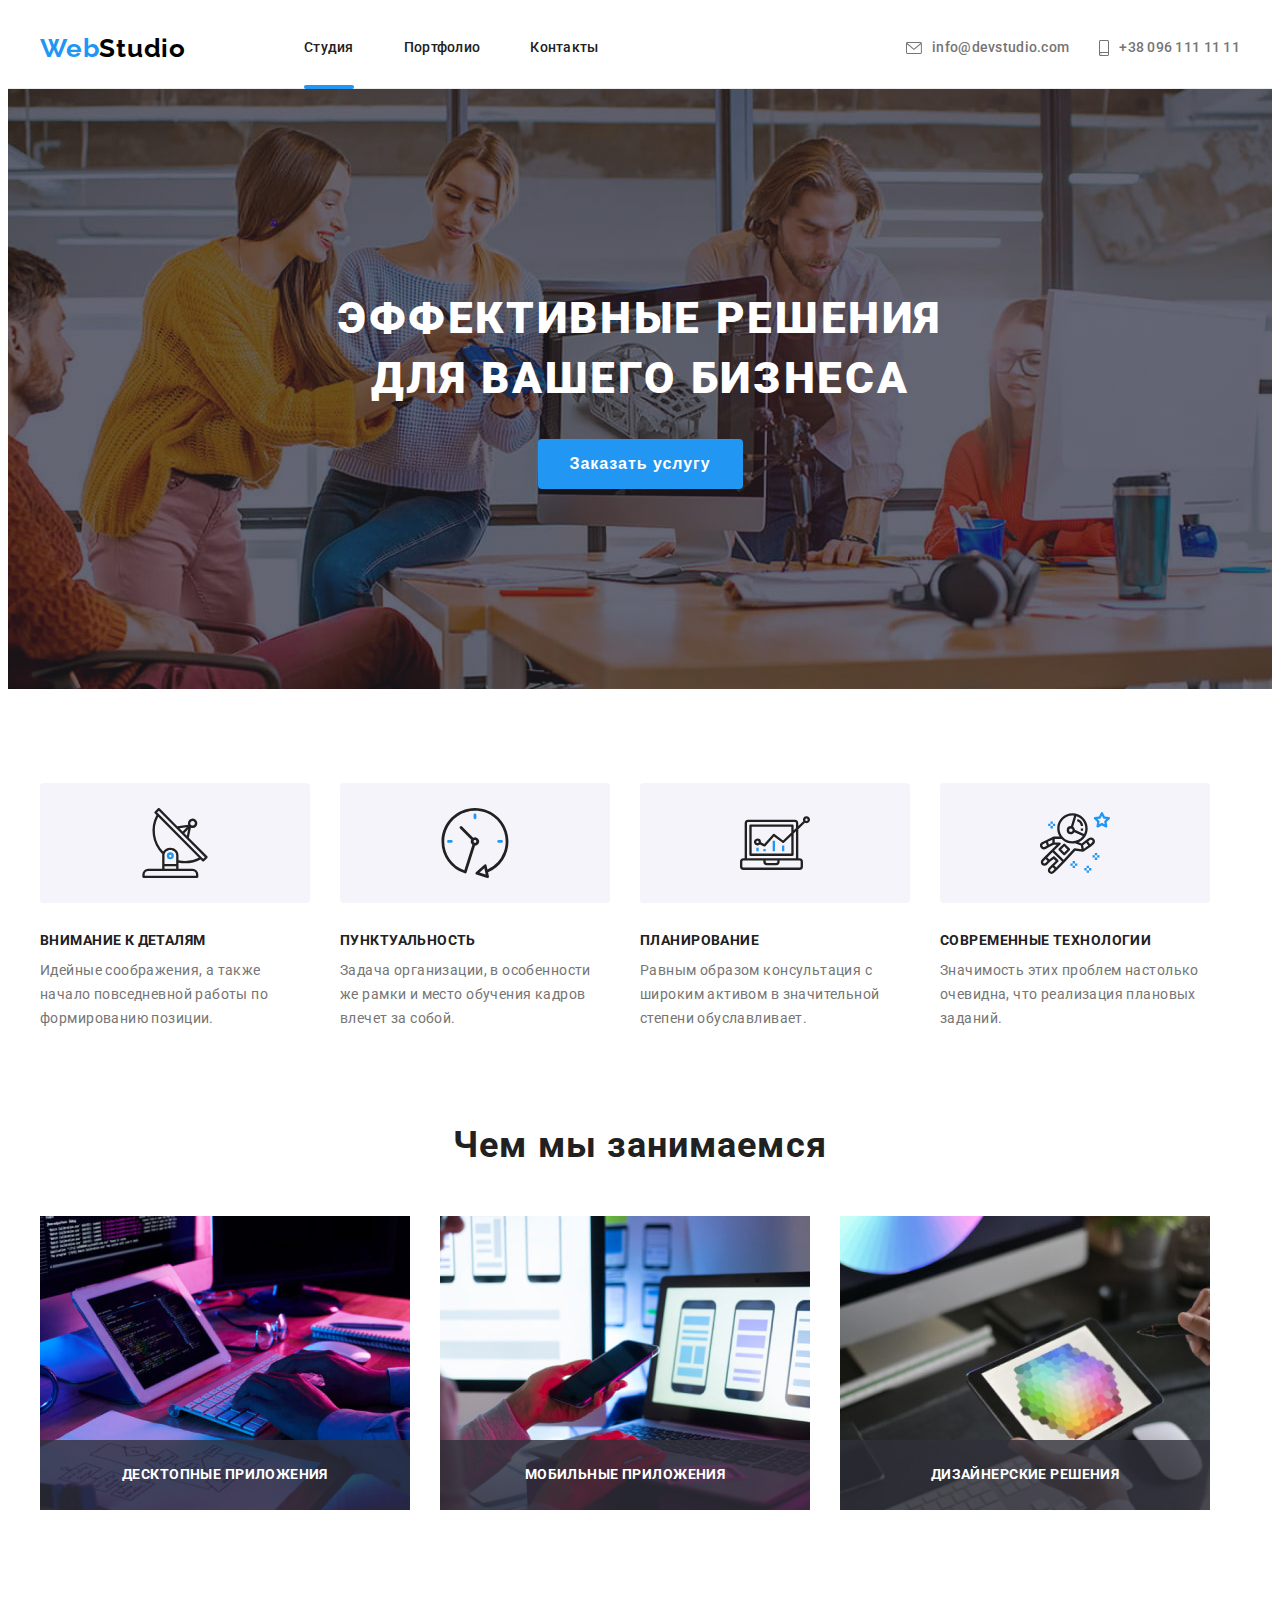
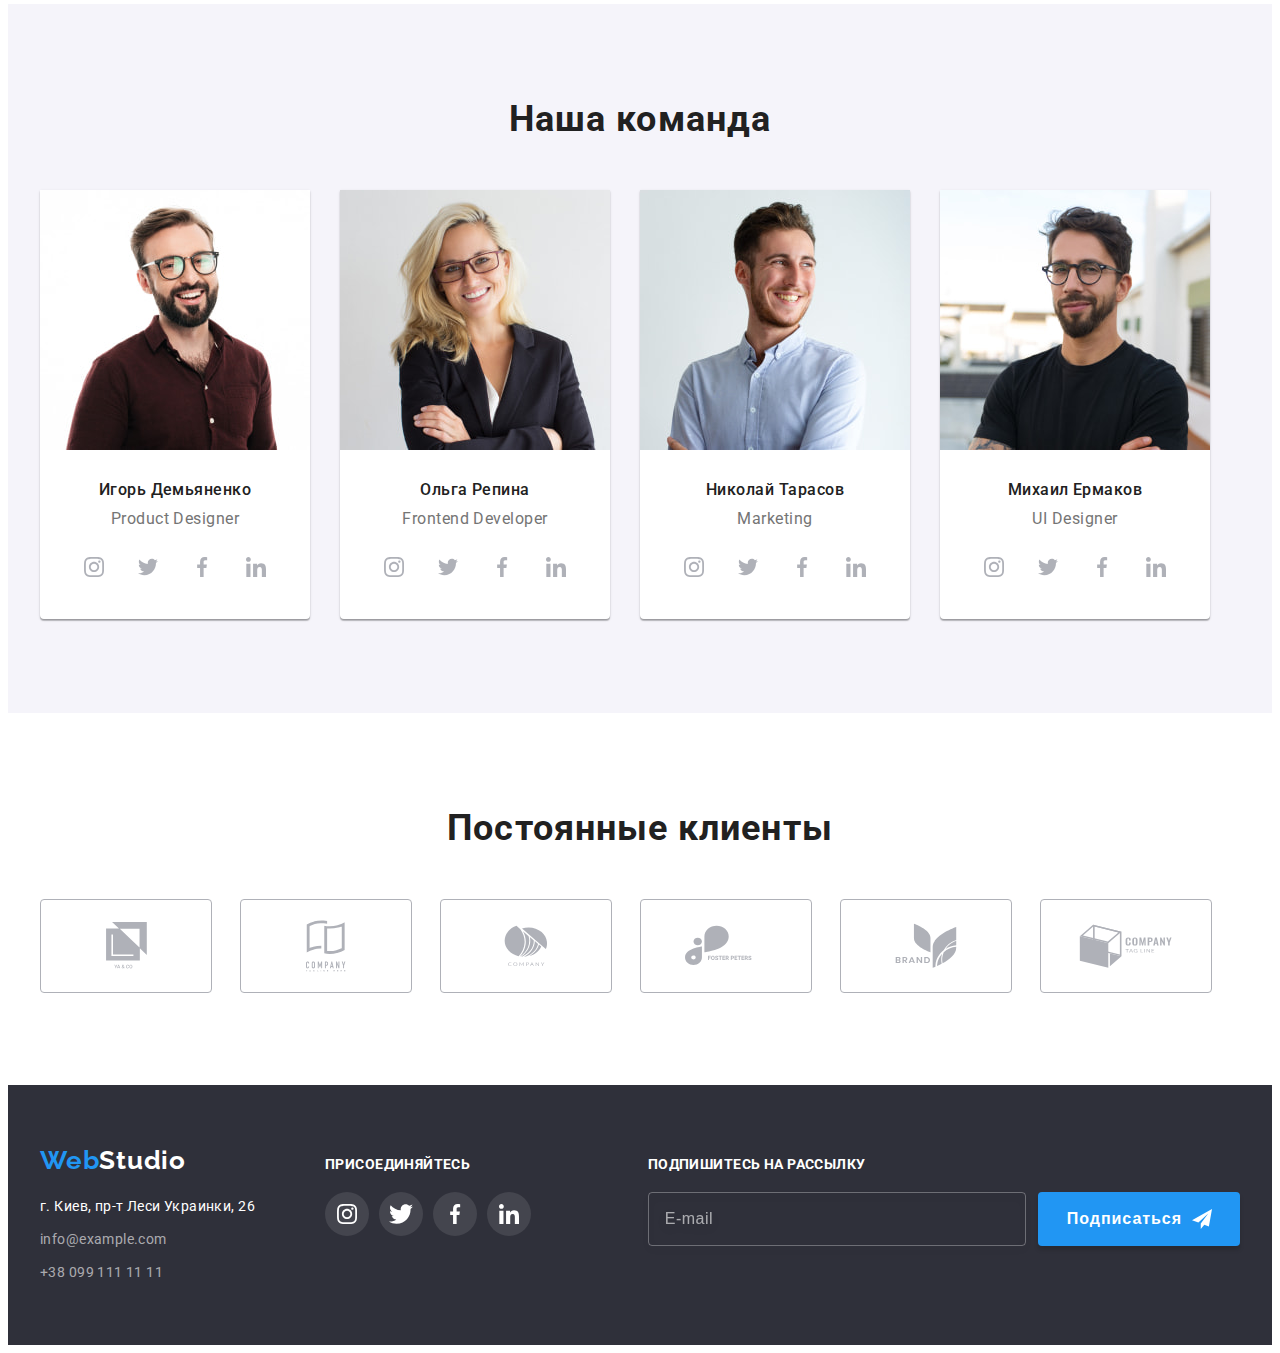
<file: index.html>
<!DOCTYPE html>
<html lang="ru">
  <head>
    <meta charset="UTF-8" />
    <meta http-equiv="X-UA-Compatible" content="IE=edge" />
    <meta name="viewport" content="width=device-width, initial-scale=1.0" />

    <link rel="preconnect" href="https://fonts.googleapis.com" />
    <link rel="preconnect" href="https://fonts.gstatic.com" crossorigin />
    <link
      href="https://fonts.googleapis.com/css2?family=Raleway:wght@700&family=Roboto:wght@400;500;700;900&display=swap"
      rel="stylesheet"
    />

    <link
      rel="stylesheet"
      href="https://cdnjs.cloudflare.com/ajax/libs/modern-normalize/1.1.0/modern-normalize.min.css"
      integrity="sha512-wpPYUAdjBVSE4KJnH1VR1HeZfpl1ub8YT/NKx4PuQ5NmX2tKuGu6U/JRp5y+Y8XG2tV+wKQpNHVUX03MfMFn9Q=="
      crossorigin="anonymous"
      referrerpolicy="no-referrer"
    />

    <link rel="stylesheet" href="./css/reset.css" />

    <link rel="stylesheet" href="./css/styles.css" />

    <title>WebStudio</title>
  </head>
  <body>
    <!-- HEADER -->

    <header class="header is-fixed">
      <div class="container">
        <a href="./index.html" class="logo"> <span class="logo-web">Web</span>Studio</a>

        <nav class="nav-menu">
          <ul class="nav-menu-list list">
            <li class="nav-menu-item">
              <a href="./index.html" class="nav-menu-link link current">Студия</a>
            </li>
            <li class="nav-menu-item">
              <a href="./portfolio.html" class="nav-menu-link link">Портфолио</a>
            </li>
            <li class="nav-menu-item">
              <a href="" class="nav-menu-link link">Контакты</a>
            </li>
          </ul>
        </nav>

        <ul class="header-contacts list">
          <li class="header-contacts-item">
            <a href="mailto:info@devstudio.com" class="header-contacts-link link"
              ><svg class="header-contacts-icon" width="16" height="12">
                <use href="./images/icons.svg#icon-envelope"></use></svg
              >info@devstudio.com</a
            >
          </li>
          <li class="header-contacts-item">
            <a href="tel:+380961111111" class="header-contacts-link link">
              <svg class="header-contacts-icon" width="10" height="16">
                <use href="./images/icons.svg#icon-smartphone"></use></svg
              >+38 096 111 11 11</a
            >
          </li>
        </ul>
      </div>
    </header>

    <!-- MAIN -->

    <main class="main">
      <!-- Hero Section -->

      <section class="hero-section section">
        <div class="container">
          <h1 class="hero-title">Эффективные решения для вашего бизнеса</h1>
          <button type="button" class="hero-btn" data-modal-open>Заказать услугу</button>
        </div>
      </section>

      <!-- Our Features Section -->

      <section class="features-section section">
        <div class="container">
          <h2 class="section-title visually-hidden">Наши преимущества</h2>

          <ul class="features-list list">
            <li class="features-item">
              <h3 class="features-subtitle">Внимание к деталям</h3>
              <p class="features-descr">
                Идейные соображения, а также начало повседневной работы по формированию позиции.
              </p>
            </li>
            <li class="features-item">
              <h3 class="features-subtitle">Пунктуальность</h3>
              <p class="features-descr">
                Задача организации, в особенности же рамки и место обучения кадров влечет за собой.
              </p>
            </li>
            <li class="features-item">
              <h3 class="features-subtitle">Планирование</h3>
              <p class="features-descr">
                Равным образом консультация с широким активом в значительной степени обуславливает.
              </p>
            </li>
            <li class="features-item">
              <h3 class="features-subtitle">Современные технологии</h3>
              <p class="features-descr">
                Значимость этих проблем настолько очевидна, что реализация плановых заданий.
              </p>
            </li>
          </ul>
        </div>
      </section>

      <!-- Our Solutions Section -->

      <section class="solutions-section section">
        <div class="container">
          <h2 class="section-title">Чем мы занимаемся</h2>

          <ul class="solutions-list list">
            <li class="solutions-item">
              <img
                src="./images/keyboard_typing.jpg"
                alt="Набирает текст на клавиатуре"
                width="370"
                height="294"
              />
              <p class="solutions-over-text">Десктопные приложения</p>
            </li>
            <li class="solutions-item">
              <img
                src="./images/phone_searching.jpg"
                alt="Девушка на ноутбуке смотрит телефоны"
                width="370"
                height="294"
              />
              <p class="solutions-over-text">Мобильные приложения</p>
            </li>
            <li class="solutions-item">
              <img
                src="./images/color_choosing.jpg"
                alt="Девушка на планшете выбирает цвет из палитры"
                width="370"
                height="294"
              />
              <p class="solutions-over-text">Дизайнерские решения</p>
            </li>
          </ul>
        </div>
      </section>

      <!-- Our Team Section -->

      <section class="team-section section">
        <div class="container">
          <h2 class="section-title">Наша команда</h2>

          <ul class="team-list list">
            <li class="team-item">
              <img src="./images/p_designer.jpg" alt="Дизайнер продукта" width="270" height="260" />
              <div class="team-descr">
                <h3 class="team-mmbr">Игорь Демьяненко</h3>
                <p class="team-mmbr-position" lang="en">Product Designer</p>
                <ul class="team-soc-list list">
                  <li class="team-soc-item">
                    <a
                      href="https://www.instagram.com/"
                      target="_blank"
                      rel="noopener noreferrer nofollow"
                      class="team-soc-link link"
                      aria-label="Instagram"
                    >
                      <svg class="team-soc-icon" width="20" height="20">
                        <use href="./images/icons.svg#icon-instagram"></use>
                      </svg>
                    </a>
                  </li>
                  <li class="team-soc-item">
                    <a
                      href="https://twitter.com/"
                      target="_blank"
                      rel="noopener noreferrer nofollow"
                      class="team-soc-link link"
                      aria-label="Twitter"
                    >
                      <svg class="team-soc-icon" width="20" height="20">
                        <use href="./images/icons.svg#icon-twitter"></use>
                      </svg>
                    </a>
                  </li>
                  <li class="team-soc-item">
                    <a
                      href="https://www.facebook.com/"
                      target="_blank"
                      rel="noopener noreferrer nofollow"
                      class="team-soc-link link"
                      aria-label="Facebook"
                    >
                      <svg class="team-soc-icon" width="20" height="20">
                        <use href="./images/icons.svg#icon-facebook"></use>
                      </svg>
                    </a>
                  </li>
                  <li class="team-soc-item">
                    <a
                      href="https://www.linkedin.com/"
                      target="_blank"
                      rel="noopener noreferrer nofollow"
                      class="team-soc-link link"
                      aria-label="LinkedIn"
                    >
                      <svg class="team-soc-icon" width="20" height="20">
                        <use href="./images/icons.svg#icon-linkedin"></use>
                      </svg>
                    </a>
                  </li>
                </ul>
              </div>
            </li>
            <li class="team-item">
              <img
                src="./images/developer.jpg"
                alt="Фронтенд-разработчик"
                width="270"
                height="260"
              />
              <div class="team-descr">
                <h3 class="team-mmbr">Ольга Репина</h3>
                <p class="team-mmbr-position" lang="en">Frontend Developer</p>
                <ul class="team-soc-list list">
                  <li class="team-soc-item">
                    <a
                      href="https://www.instagram.com/"
                      target="_blank"
                      rel="noopener noreferrer nofollow"
                      class="team-soc-link link"
                      aria-label="Instagram"
                    >
                      <svg class="team-soc-icon" width="20" height="20">
                        <use href="./images/icons.svg#icon-instagram"></use>
                      </svg>
                    </a>
                  </li>
                  <li class="team-soc-item">
                    <a
                      href="https://twitter.com/"
                      target="_blank"
                      rel="noopener noreferrer nofollow"
                      class="team-soc-link link"
                      aria-label="Twitter"
                    >
                      <svg class="team-soc-icon" width="20" height="20">
                        <use href="./images/icons.svg#icon-twitter"></use>
                      </svg>
                    </a>
                  </li>
                  <li class="team-soc-item">
                    <a
                      href="https://www.facebook.com/"
                      target="_blank"
                      rel="noopener noreferrer nofollow"
                      class="team-soc-link link"
                      aria-label="Facebook"
                    >
                      <svg class="team-soc-icon" width="20" height="20">
                        <use href="./images/icons.svg#icon-facebook"></use>
                      </svg>
                    </a>
                  </li>
                  <li class="team-soc-item">
                    <a
                      href="https://www.linkedin.com/"
                      target="_blank"
                      rel="noopener noreferrer nofollow"
                      class="team-soc-link link"
                      aria-label="LinkedIn"
                    >
                      <svg class="team-soc-icon" width="20" height="20">
                        <use href="./images/icons.svg#icon-linkedin"></use>
                      </svg>
                    </a>
                  </li>
                </ul>
              </div>
            </li>
            <li class="team-item">
              <img src="./images/marketer.jpg" alt="Маркетолог" width="270" height="260" />
              <div class="team-descr">
                <h3 class="team-mmbr">Николай Тарасов</h3>
                <p class="team-mmbr-position" lang="en">Marketing</p>
                <ul class="team-soc-list list">
                  <li class="team-soc-item">
                    <a
                      href="https://www.instagram.com/"
                      target="_blank"
                      rel="noopener noreferrer nofollow"
                      class="team-soc-link link"
                      aria-label="Instagram"
                    >
                      <svg class="team-soc-icon" width="20" height="20">
                        <use href="./images/icons.svg#icon-instagram"></use>
                      </svg>
                    </a>
                  </li>
                  <li class="team-soc-item">
                    <a
                      href="https://twitter.com/"
                      target="_blank"
                      rel="noopener noreferrer nofollow"
                      class="team-soc-link link"
                      aria-label="Twitter"
                    >
                      <svg class="team-soc-icon" width="20" height="20">
                        <use href="./images/icons.svg#icon-twitter"></use>
                      </svg>
                    </a>
                  </li>
                  <li class="team-soc-item">
                    <a
                      href="https://www.facebook.com/"
                      target="_blank"
                      rel="noopener noreferrer nofollow"
                      class="team-soc-link link"
                      aria-label="Facebook"
                    >
                      <svg class="team-soc-icon" width="20" height="20">
                        <use href="./images/icons.svg#icon-facebook"></use>
                      </svg>
                    </a>
                  </li>
                  <li class="team-soc-item">
                    <a
                      href="https://www.linkedin.com/"
                      target="_blank"
                      rel="noopener noreferrer nofollow"
                      class="team-soc-link link"
                      aria-label="LinkedIn"
                    >
                      <svg class="team-soc-icon" width="20" height="20">
                        <use href="./images/icons.svg#icon-linkedin"></use>
                      </svg>
                    </a>
                  </li>
                </ul>
              </div>
            </li>
            <li class="team-item">
              <img
                src="./images/ui_designer.jpg"
                alt="Дизайнер пользовательского интерфейса"
                width="270"
                height="260"
              />
              <div class="team-descr">
                <h3 class="team-mmbr">Михаил Ермаков</h3>
                <p class="team-mmbr-position" lang="en">UI Designer</p>
                <ul class="team-soc-list list">
                  <li class="team-soc-item">
                    <a
                      href="https://www.instagram.com/"
                      target="_blank"
                      rel="noopener noreferrer nofollow"
                      class="team-soc-link link"
                      aria-label="Instagram"
                    >
                      <svg class="team-soc-icon" width="20" height="20">
                        <use href="./images/icons.svg#icon-instagram"></use>
                      </svg>
                    </a>
                  </li>
                  <li class="team-soc-item">
                    <a
                      href="https://twitter.com/"
                      target="_blank"
                      rel="noopener noreferrer nofollow"
                      class="team-soc-link link"
                      aria-label="Twitter"
                    >
                      <svg class="team-soc-icon" width="20" height="20">
                        <use href="./images/icons.svg#icon-twitter"></use>
                      </svg>
                    </a>
                  </li>
                  <li class="team-soc-item">
                    <a
                      href="https://www.facebook.com/"
                      target="_blank"
                      rel="noopener noreferrer nofollow"
                      class="team-soc-link link"
                      aria-label="Facebook"
                    >
                      <svg class="team-soc-icon" width="20" height="20">
                        <use href="./images/icons.svg#icon-facebook"></use>
                      </svg>
                    </a>
                  </li>
                  <li class="team-soc-item">
                    <a
                      href="https://www.linkedin.com/"
                      target="_blank"
                      rel="noopener noreferrer nofollow"
                      class="team-soc-link link"
                      aria-label="LinkedIn"
                    >
                      <svg class="team-soc-icon" width="20" height="20">
                        <use href="./images/icons.svg#icon-linkedin"></use>
                      </svg>
                    </a>
                  </li>
                </ul>
              </div>
            </li>
          </ul>
        </div>
      </section>

      <!-- Our Clients Section -->

      <section class="clients-section section">
        <div class="container">
          <h2 class="section-title">Постоянные клиенты</h2>
          <ul class="clients-list list">
            <li class="clients-item">
              <a href="" class="clients-link link">
                <svg class="clients-icon" width="41" height="46.7">
                  <use href="./images/icons.svg#icon-yaco"></use>
                </svg>
              </a>
            </li>
            <li class="clients-item">
              <a href="" class="clients-link link">
                <svg class="clients-icon" width="40" height="52">
                  <use href="./images/icons.svg#icon-tagline-here"></use>
                </svg>
              </a>
            </li>
            <li class="clients-item">
              <a href="" class="clients-link link">
                <svg class="clients-icon" width="43.5" height="41.2">
                  <use href="./images/icons.svg#icon-company"></use>
                </svg>
              </a>
            </li>
            <li class="clients-item">
              <a href="" class="clients-link link">
                <svg class="clients-icon" width="84.5" height="40.6">
                  <use href="./images/icons.svg#icon-foster-peters"></use>
                </svg>
              </a>
            </li>
            <li class="clients-item">
              <a href="" class="clients-link link">
                <svg class="clients-icon" width="62.5" height="45.5">
                  <use href="./images/icons.svg#icon-brand"></use>
                </svg>
              </a>
            </li>
            <li class="clients-item">
              <a href="" class="clients-link link">
                <svg class="clients-icon" width="93.8" height="44">
                  <use href="./images/icons.svg#icon-tag-line"></use>
                </svg>
              </a>
            </li>
          </ul>
        </div>
      </section>
    </main>

    <!-- FOOTER -->

    <footer class="footer">
      <div class="container">
        <div class="footer-adress-wrapper">
          <a href="./index.html" class="logo"> <span class="logo-web">Web</span>Studio</a>

          <address class="footer-address">
            <ul class="footer-list list">
              <li class="footer-item">
                <a class="footer-location">г. Киев, пр-т Леси Украинки, 26</a>
              </li>
              <li class="footer-item">
                <a href="mailto:info@example.com" class="footer-link link">info@example.com</a>
              </li>
              <li class="footer-item">
                <a href="tel:+380991111111" class="footer-link link">+38 099 111 11 11</a>
              </li>
            </ul>
          </address>
        </div>

        <div class="footer-soc-wrapper">
          <b class="footer-soc-title">присоединяйтесь</b>
          <ul class="footer-soc-list list">
            <li class="footer-soc-item">
              <a
                href="https://www.instagram.com/"
                target="_blank"
                rel="noopener noreferrer nofollow"
                class="footer-soc-link link"
                aria-label="Instagram"
              >
                <svg class="footer-soc-icon" width="20" height="20">
                  <use href="./images/icons.svg#icon-instagram"></use>
                </svg>
              </a>
            </li>
            <li class="footer-soc-item">
              <a
                href="https://twitter.com/"
                target="_blank"
                rel="noopener noreferrer nofollow"
                class="footer-soc-link link"
                aria-label="Twitter"
              >
                <svg class="footer-soc-icon" width="24" height="24">
                  <use href="./images/icons.svg#icon-twitter"></use>
                </svg>
              </a>
            </li>
            <li class="footer-soc-item">
              <a
                href="https://www.facebook.com/"
                target="_blank"
                rel="noopener noreferrer nofollow"
                class="footer-soc-link link"
                aria-label="Facebook"
              >
                <svg class="footer-soc-icon" width="20" height="20">
                  <use href="./images/icons.svg#icon-facebook"></use>
                </svg>
              </a>
            </li>
            <li class="footer-soc-item">
              <a
                href="https://www.linkedin.com/"
                target="_blank"
                rel="noopener noreferrer nofollow"
                class="footer-soc-link link"
                aria-label="LinkedIn"
              >
                <svg class="footer-soc-icon" width="20" height="20">
                  <use href="./images/icons.svg#icon-linkedin"></use>
                </svg>
              </a>
            </li>
          </ul>
        </div>
        <div class="subscribtion-wrapper">
          <b class="subscribtion-title">Подпишитесь на рассылку</b>

          <form class="subscribtion-form">
            <input
              type="email"
              name="user-email"
              class="subscribtion-input"
              placeholder="E-mail"
              required
            />
            <button type="submit" class="subscribtion-btn">
              Подписаться
              <svg class="subscribtion-icon" width="20" height="20">
                <use href="./images/icons.svg#icon-send"></use>
              </svg>
            </button>
          </form>
        </div>
      </div>
    </footer>

    <!-- MODAL -->

    <div class="backdrop is-hidden" data-modal>
      <div class="modal">
        <button type="button" class="modal-close-btn" data-modal-close>
          <svg class="x-icon" width="11" height="11">
            <use href="./images/icons.svg#icon-x-icon"></use>
          </svg>
        </button>
        <b class="modal-title">Оставьте свои данные, мы вам перезвоним</b>
        <form class="modal-form">
          <div class="modal-field">
            <label for="user-name" class="modal-label">Имя</label>
            <div class="input-wrap">
              <input type="text" name="user-name" id="user-name" class="modal-input" required />
              <svg class="input-icon" width="18" height="18">
                <use href="./images/icons.svg#icon-person"></use>
              </svg>
            </div>
          </div>
          <div class="modal-field">
            <label for="user-tel" class="modal-label">Телефон</label>
            <div class="input-wrap">
              <input type="tel" name="user-tel" id="user-tel" class="modal-input" required />
              <svg class="input-icon" width="18" height="18">
                <use href="./images/icons.svg#icon-phone"></use>
              </svg>
            </div>
          </div>
          <div class="modal-field">
            <label for="user-email" class="modal-label">Почта</label>
            <div class="input-wrap">
              <input type="email" name="user-email" id="user-email" class="modal-input" required />
              <svg class="input-icon" width="18" height="18">
                <use href="./images/icons.svg#icon-email"></use>
              </svg>
            </div>
          </div>
          <div class="modal-field textarea">
            <label for="user-text" class="modal-label">Комментарий</label>
            <textarea
              name="user-text"
              id="user-text"
              class="modal-text"
              placeholder="Введите текст"
            ></textarea>
          </div>
          <div class="modal-field privacy">
            <input
              type="checkbox"
              name="privacy"
              id="privacy"
              class="input-check visually-hidden"
            />
            <label for="privacy" class="privacy-text"
              ><span>
                <svg class="checkmark-icon" width="18" height="13">
                  <use href="./images/icons.svg#icon-checkmark"></use>
                </svg> </span
              >Соглашаюсь с рассылкой и принимаю&nbsp;<a href="#">Условия договора</a></label
            >
          </div>
          <button type="submit" class="modal-btn">Отправить</button>
        </form>
      </div>
    </div>
    <script src="./js/modal.js"></script>
  </body>
</html>
</file>
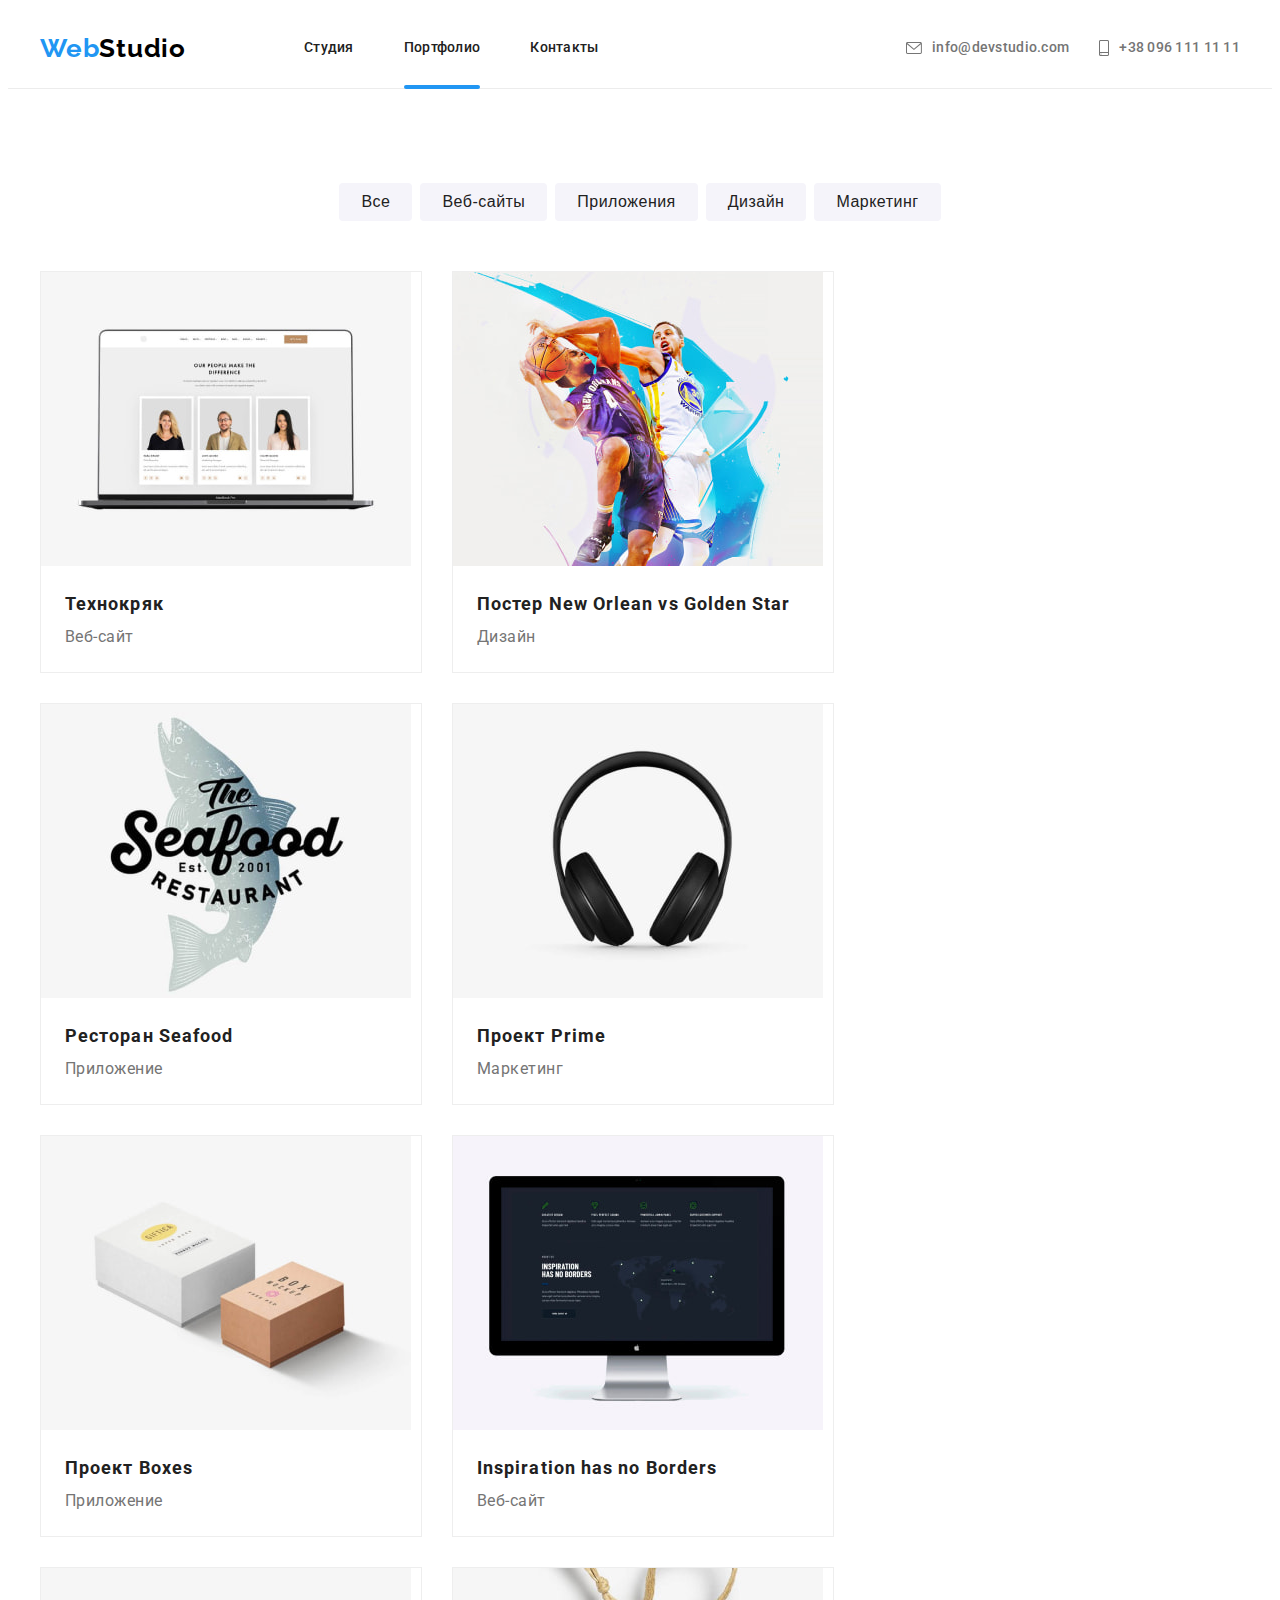
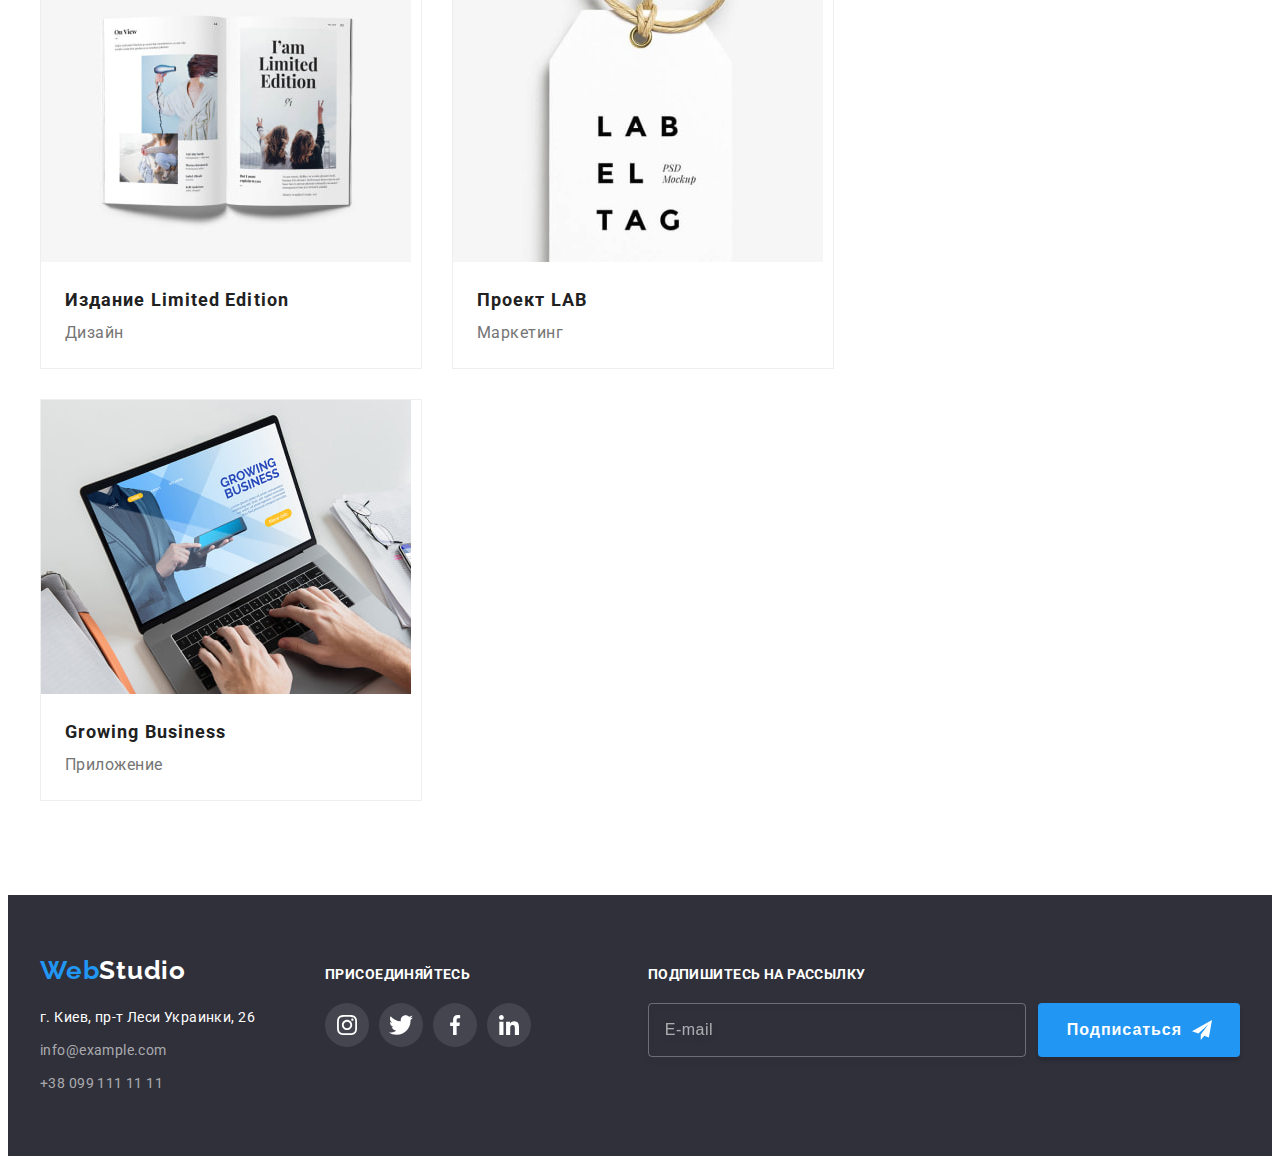
<file: portfolio.html>
<!DOCTYPE html>
<html lang="ru">
  <head>
    <meta charset="UTF-8" />
    <meta http-equiv="X-UA-Compatible" content="IE=edge" />
    <meta name="viewport" content="width=device-width, initial-scale=1.0" />

    <link rel="preconnect" href="https://fonts.googleapis.com" />
    <link rel="preconnect" href="https://fonts.gstatic.com" crossorigin />
    <link
      href="https://fonts.googleapis.com/css2?family=Raleway:wght@700&family=Roboto:wght@400;500;700;900&display=swap"
      rel="stylesheet"
    />

    <link
      rel="stylesheet"
      href="https://cdnjs.cloudflare.com/ajax/libs/modern-normalize/1.1.0/modern-normalize.min.css"
      integrity="sha512-wpPYUAdjBVSE4KJnH1VR1HeZfpl1ub8YT/NKx4PuQ5NmX2tKuGu6U/JRp5y+Y8XG2tV+wKQpNHVUX03MfMFn9Q=="
      crossorigin="anonymous"
      referrerpolicy="no-referrer"
    />

    <link rel="stylesheet" href="./css/reset.css" />

    <link rel="stylesheet" href="./css/styles.css" />

    <title>Portfolio</title>
  </head>
  <body>
    <!-- HEADER -->

    <header class="header is-fixed">
      <div class="container">
        <a href="./index.html" class="logo"> <span class="logo-web">Web</span>Studio</a>

        <nav class="nav-menu">
          <ul class="nav-menu-list list">
            <li class="nav-menu-item">
              <a href="./index.html" class="nav-menu-link link">Студия</a>
            </li>
            <li class="nav-menu-item">
              <a href="./portfolio.html" class="nav-menu-link link current">Портфолио</a>
            </li>
            <li class="nav-menu-item">
              <a href="" class="nav-menu-link link">Контакты</a>
            </li>
          </ul>
        </nav>

        <ul class="header-contacts list">
          <li class="header-contacts-item">
            <a href="mailto:info@devstudio.com" class="header-contacts-link link"
              ><svg class="header-contacts-icon" width="16" height="12">
                <use href="./images/icons.svg#icon-envelope"></use></svg
              >info@devstudio.com</a
            >
          </li>
          <li class="header-contacts-item">
            <a href="tel:+380961111111" class="header-contacts-link link">
              <svg class="header-contacts-icon" width="10" height="16">
                <use href="./images/icons.svg#icon-smartphone"></use></svg
              >+38 096 111 11 11</a
            >
          </li>
        </ul>
      </div>
    </header>

    <!-- MAIN -->

    <main class="main">
      <!-- Portfolio Section -->

      <section class="portfolio-section section">
        <div class="container">
          <h1 class="section-title visually-hidden" lang="en">Portfolio</h1>
          <ul class="filters-list list">
            <li class="filters-item">
              <button type="button" class="filter-btn">Все</button>
            </li>
            <li class="filters-item">
              <button type="button" class="filter-btn">Веб-сайты</button>
            </li>
            <li class="filters-item">
              <button type="button" class="filter-btn">Приложения</button>
            </li>
            <li class="filters-item">
              <button type="button" class="filter-btn">Дизайн</button>
            </li>
            <li class="filters-item">
              <button type="button" class="filter-btn">Маркетинг</button>
            </li>
          </ul>

          <ul class="projects-list list">
            <li class="projects-item">
              <a href="" class="project-link link">
                <div class="project-over-wrap">
                  <img
                    src="./images/tech_site.jpg"
                    alt="Загруженный сайт на экране лэптопа"
                    width="370"
                    height="294"
                  />
                  <p class="project-over-text">
                    Ресурс предлагает комплексные предложения с разным уровнем функционала и
                    сервисов. Все это позволит посетителю получить исчерпывающие сведения о компании
                    или частном лице.
                  </p>
                </div>
                <div class="project-descr">
                  <h2 class="poject-title">Технокряк</h2>
                  <p class="project-type">Веб-сайт</p>
                </div>
              </a>
            </li>

            <li class="projects-item">
              <a href="" class="project-link link">
                <div class="project-over-wrap">
                  <img
                    src="./images/poster_design.jpg"
                    alt="Два баскетболиста, борющихся за мяч"
                    width="370"
                    height="294"
                  />
                  <p class="project-over-text">
                    Lorem ipsum dolor sit amet consectetur adipisicing elit. Fugiat, praesentium.
                    Exercitationem, sapiente commodi numquam ratione quos explicabo eos debitis!
                    Laboriosam!
                  </p>
                </div>
                <div class="project-descr">
                  <h2 class="poject-title">
                    Постер <span lang="en">New Orlean vs Golden Star</span>
                  </h2>
                  <p class="project-type">Дизайн</p>
                </div>
              </a>
            </li>

            <li class="projects-item">
              <a href="" class="project-link link">
                <div class="project-over-wrap">
                  <img
                    src="./images/restaurant_app.jpg"
                    alt="Лого ресторана на фоне рыбы"
                    width="370"
                    height="294"
                  />
                  <p class="project-over-text">
                    Lorem ipsum dolor sit amet consectetur adipisicing elit. Ullam nisi vero id
                    laudantium illum ducimus sed molestias dolorem odio incidunt!
                  </p>
                </div>
                <div class="project-descr">
                  <h2 class="poject-title">Ресторан <span lang="en">Seafood</span></h2>
                  <p class="project-type">Приложение</p>
                </div>
              </a>
            </li>

            <li class="projects-item">
              <a href="" class="project-link link">
                <div class="project-over-wrap">
                  <img
                    src="./images/prime_project.jpg"
                    alt="Чёрные полноразмерные наушники"
                    width="370"
                    height="294"
                  />
                  <p class="project-over-text">
                    Lorem ipsum dolor sit amet consectetur adipisicing elit. Eos excepturi sit
                    perferendis ipsa laboriosam consequuntur quos! Temporibus unde architecto
                    molestiae id quae modi, magni ut!
                  </p>
                </div>
                <div class="project-descr">
                  <h2 class="poject-title">Проект <span lang="en">Prime</span></h2>
                  <p class="project-type">Маркетинг</p>
                </div>
              </a>
            </li>

            <li class="projects-item">
              <a href="" class="project-link link">
                <div class="project-over-wrap">
                  <img
                    src="./images/boxes_project.jpg"
                    alt="Белая и коричневая карнонные коробки"
                    width="370"
                    height="294"
                  />
                  <p class="project-over-text">
                    Lorem ipsum dolor sit amet consectetur adipisicing elit. Eos eveniet magnam
                    aperiam cupiditate maxime aut atque illo ab architecto dolore.
                  </p>
                </div>
                <div class="project-descr">
                  <h2 class="poject-title">Проект <span lang="en">Boxes</span></h2>
                  <p class="project-type">Приложение</p>
                </div>
              </a>
            </li>

            <li class="projects-item">
              <a href="" class="project-link link">
                <div class="project-over-wrap">
                  <img
                    src="./images/inspiration_site.jpg"
                    alt="Неттоп с сайтом на экране"
                    width="370"
                    height="294"
                  />
                  <p class="project-over-text">
                    Lorem ipsum dolor sit amet consectetur adipisicing elit. Dolore error numquam
                    quo eos, facere laudantium atque voluptate et vero eaque delectus doloribus
                    nobis obcaecati sequi.
                  </p>
                </div>
                <div class="project-descr">
                  <h2 class="poject-title" lang="en">Inspiration has no Borders</h2>
                  <p class="project-type">Веб-сайт</p>
                </div>
              </a>
            </li>

            <li class="projects-item">
              <a href="" class="project-link link">
                <div class="project-over-wrap">
                  <img
                    src="./images/edition_design.jpg"
                    alt="Книга с илюстрациями"
                    width="370"
                    height="294"
                  />
                  <p class="project-over-text">
                    Lorem ipsum dolor sit amet consectetur adipisicing elit. Eaque, fugiat. Possimus
                    quibusdam dolores sint. Excepturi aspernatur soluta culpa voluptatem, cumque
                    quia harum? Laudantium, eaque ea.
                  </p>
                </div>
                <div class="project-descr">
                  <h2 class="poject-title">Издание <span lang="en">Limited Edition</span></h2>
                  <p class="project-type">Дизайн</p>
                </div>
              </a>
            </li>

            <li class="projects-item">
              <a href="" class="project-link link">
                <div class="project-over-wrap">
                  <img
                    src="./images/lab_project.jpg"
                    alt="Брендовая бирка"
                    width="370"
                    height="294"
                  />
                  <p class="project-over-text">
                    Lorem ipsum dolor sit, amet consectetur adipisicing elit. Dolorem, doloremque.
                    Ratione expedita excepturi esse quasi enim quisquam incidunt iusto. Praesentium
                    sunt a in saepe vel!
                  </p>
                </div>
                <div class="project-descr">
                  <h2 class="poject-title">Проект <span lang="en">LAB</span></h2>
                  <p class="project-type">Маркетинг</p>
                </div>
              </a>
            </li>

            <li class="projects-item">
              <a href="" class="project-link link">
                <div class="project-over-wrap">
                  <img
                    src="./images/business_app.jpg"
                    alt="Ноутбук в рабочих руках"
                    width="370"
                    height="294"
                  />
                  <p class="project-over-text">
                    Lorem ipsum dolor sit amet consectetur adipisicing elit. Ut voluptate culpa,
                    sapiente nisi laudantium voluptates quasi vitae quaerat doloremque eius vel aut
                    assumenda obcaecati fugiat!
                  </p>
                </div>
                <div class="project-descr">
                  <h2 class="poject-title" lang="en">Growing Business</h2>
                  <p class="project-type">Приложение</p>
                </div>
              </a>
            </li>
          </ul>
        </div>
      </section>
    </main>

    <!-- FOOTER -->

    <footer class="footer">
      <div class="container">
        <div class="footer-adress-wrapper">
          <a href="./index.html" class="logo"> <span class="logo-web">Web</span>Studio</a>

          <address class="footer-address">
            <ul class="footer-list list">
              <li class="footer-item">
                <a class="footer-location">г. Киев, пр-т Леси Украинки, 26</a>
              </li>
              <li class="footer-item">
                <a href="mailto:info@example.com" class="footer-link link">info@example.com</a>
              </li>
              <li class="footer-item">
                <a href="tel:+380991111111" class="footer-link link">+38 099 111 11 11</a>
              </li>
            </ul>
          </address>
        </div>

        <div class="footer-soc-wrapper">
          <b class="footer-soc-title">присоединяйтесь</b>
          <ul class="footer-soc-list list">
            <li class="footer-soc-item">
              <a
                href="https://www.instagram.com/"
                target="_blank"
                rel="noopener noreferrer nofollow"
                class="footer-soc-link link"
                aria-label="Instagram"
              >
                <svg class="footer-soc-icon" width="20" height="20">
                  <use href="./images/icons.svg#icon-instagram"></use>
                </svg>
              </a>
            </li>
            <li class="footer-soc-item">
              <a
                href="https://twitter.com/"
                target="_blank"
                rel="noopener noreferrer nofollow"
                class="footer-soc-link link"
                aria-label="Twitter"
              >
                <svg class="footer-soc-icon" width="24" height="24">
                  <use href="./images/icons.svg#icon-twitter"></use>
                </svg>
              </a>
            </li>
            <li class="footer-soc-item">
              <a
                href="https://www.facebook.com/"
                target="_blank"
                rel="noopener noreferrer nofollow"
                class="footer-soc-link link"
                aria-label="Facebook"
              >
                <svg class="footer-soc-icon" width="20" height="20">
                  <use href="./images/icons.svg#icon-facebook"></use>
                </svg>
              </a>
            </li>
            <li class="footer-soc-item">
              <a
                href="https://www.linkedin.com/"
                target="_blank"
                rel="noopener noreferrer nofollow"
                class="footer-soc-link link"
                aria-label="LinkedIn"
              >
                <svg class="footer-soc-icon" width="20" height="20">
                  <use href="./images/icons.svg#icon-linkedin"></use>
                </svg>
              </a>
            </li>
          </ul>
        </div>
        <div class="subscribtion-wrapper">
          <b class="subscribtion-title">Подпишитесь на рассылку</b>

          <form class="subscribtion-form">
            <input
              type="email"
              name="user-email"
              class="subscribtion-input"
              placeholder="E-mail"
              required
            />
            <button type="submit" class="subscribtion-btn">
              Подписаться
              <svg class="subscribtion-icon" width="20" height="20">
                <use href="./images/icons.svg#icon-send"></use>
              </svg>
            </button>
          </form>
        </div>
      </div>
    </footer>
  </body>
</html>
</file>
<file: css/styles.css>
:root {
  --accent-color: #2196f3;
  --text-color: #757575;
  --title-color: #212121;
  --w-color: #fff;
  --icon-color: #afb1b8;
}

/* * {
  outline: 1px solid tomato;
} */

body {
  background-color: var(--w-color);
  color: var(--text-color);
  font-family: 'Roboto', sans-serif;
}

img {
  display: block;
  max-width: 100%;
  height: auto;
}

.list {
  padding: 0;
  margin: 0;
  list-style: none;
}

.link {
  text-decoration: none;
}

.link:hover,
.link:focus {
  color: var(--accent-color);
}

.visually-hidden {
  position: absolute;
  white-space: nowrap;
  width: 1px;
  height: 1px;
  overflow: hidden;
  border: 0;
  padding: 0;
  clip: rect(0 0 0 0);
  clip-path: inset(100%);
  margin: -1px;
}

.container {
  width: 1200px;
  margin: 0 auto;
  padding: 0 15px;
}

.section {
  padding: 94px 0;
}

.section-title,
.features-subtitle,
.team-mmbr,
.poject-title {
  color: var(--title-color);
}

.section-title {
  font-family: inherit;
  font-weight: 700;
  font-size: 36px;
  line-height: 42px;
  text-align: center;
  letter-spacing: 0.03em;

  text-align: center;
  margin-bottom: 50px;
}

/* ----------------HEADER---------------- */

.header {
  border-bottom: 1px solid #ececec;
  background-color: var(--w-color);
}

.header .container {
  display: flex;
  align-items: center;
}

.logo,
.logo-web {
  font-family: 'Raleway';
  font-weight: 700;
  font-size: 26px;
  line-height: 1.19;
  letter-spacing: 0.03em;

  color: #000;

  text-decoration: none;
}

.header .logo {
  padding: 20px 0;
  margin-right: 93px;
}

.logo-web {
  color: var(--accent-color);
}

.nav-menu-list {
  display: flex;
}

.nav-menu-link {
  position: relative;
  display: block;
  padding: 32px 0;
  margin: 0 25px;

  font-weight: 500;
  font-size: 14px;
  line-height: 1.14;
  letter-spacing: 0.02em;
  color: var(--title-color);

  transition-property: color;
  transition-duration: 250ms;
  transition-timing-function: cubic-bezier(0.4, 0, 0.2, 1);
}

.current::after {
  content: '';

  position: absolute;
  bottom: -1px;
  width: 100%;
  height: 4px;
  display: block;

  background-color: var(--accent-color);
  border-radius: 2px;
}

.header-contacts {
  display: flex;
  margin-left: auto;
}

.header-contacts-item:not(:first-child) {
  margin-left: 30px;
}

.header-contacts-link {
  display: flex;
  align-items: center;
  padding: 25px 0;

  font-weight: 500;
  font-size: 14px;
  line-height: 1.14;
  letter-spacing: 0.02em;
  color: var(--text-color);

  transition-property: color;
  transition-duration: 250ms;
  transition-timing-function: cubic-bezier(0.4, 0, 0.2, 1);
}

.header-contacts-link:hover,
.header-contacts-link:focus {
  color: var(--accent-color);
}

.header-contacts-icon {
  fill: currentColor;
  margin-right: 10px;
}

/* Fixed Header */

/* 
.header.is-fixed {
  position: fixed;
  z-index: 1;
  top: 0;
  left: 0;
  width: 100%;
}

body {
  padding-top: 80px;
}
 */

/* -------------Hero Section------------- */

.hero-section {
  padding: 200px 0;
  text-align: center;

  background-color: #c4c4c4;
  background-image: linear-gradient(to right, rgba(47, 48, 58, 0.4), rgba(47, 48, 58, 0.4)),
    url(../images/hero-bg.jpg);
  background-repeat: no-repeat;
  background-position: center;
  background-size: cover;
  max-width: 1600px;
  margin: 0 auto;
}

.hero-title {
  max-width: 696px;
  margin-left: auto;
  margin-right: auto;
  margin-bottom: 30px;

  font-weight: 900;
  font-size: 44px;
  line-height: 1.36;
  letter-spacing: 0.06em;
  text-transform: uppercase;

  color: var(--w-color);
}

.hero-btn {
  display: inline-block;

  padding: 10px 32px;
  background: var(--accent-color);
  border-radius: 4px;
  border: 0;

  font-weight: 700;
  font-size: 16px;
  line-height: 1.88;
  letter-spacing: 0.06em;

  color: var(--w-color);

  cursor: pointer;

  transition-property: background-color, box-shadow;
  transition-duration: 250ms;
  transition-timing-function: cubic-bezier(0.4, 0, 0.2, 1);
}

.hero-btn:hover,
.hero-btn:focus {
  background-color: #188ce8;
  box-shadow: 0px 4px 4px rgba(0, 0, 0, 0.15);
}

/* -----------Features Section----------- */

.features-section.section {
  padding-bottom: 0;
}

.features-subtitle {
  margin-bottom: 10px;

  font-weight: 700;
  font-size: 14px;
  line-height: 1.14;
  letter-spacing: 0.03em;
  text-transform: uppercase;
}

.features-descr {
  font-weight: 400;
  font-size: 14px;
  line-height: 1.71;
  letter-spacing: 0.03em;
}

.features-list {
  display: flex;
}

.features-item {
  width: 270px;
}

.features-item:not(:last-child) {
  margin-right: 30px;
}

.features-item::before {
  content: '';
  display: block;
  height: 120px;
  border-radius: 4px;
  margin-bottom: 30px;

  background-color: #f5f4fa;
  background-position: center;
  background-repeat: no-repeat;
}

.features-item:nth-child(1)::before {
  background-image: url(../images/antenna.svg);
}

.features-item:nth-child(2)::before {
  background-image: url(../images/clock.svg);
}

.features-item:nth-child(3)::before {
  background-image: url(../images/diagram.svg);
}

.features-item:nth-child(4)::before {
  background-image: url(../images/astronaut.svg);
}

/* ----------Solutions Sections---------- */

.solutions-list {
  display: flex;
}

.solutions-item {
  width: 370px;
  position: relative;
}

.solutions-item:not(:last-child) {
  margin-right: 30px;
}

.solutions-over-text {
  position: absolute;
  bottom: 0;

  width: 100%;
  height: 70px;
  display: flex;
  align-items: center;
  justify-content: center;

  background-color: rgba(47, 48, 58, 0.8);
  color: var(--w-color);

  font-weight: 700;
  font-size: 14px;
  line-height: 1.14;
  letter-spacing: 0.03em;
  text-transform: uppercase;
}

/* -------------Team Section------------- */

.team-section {
  background-color: #f5f4fa;
}

.team-list {
  display: flex;
}

.team-item {
  width: 270px;
  background-color: var(--w-color);
  box-shadow: 0px 1px 3px rgba(0, 0, 0, 0.12), 0px 1px 1px rgba(0, 0, 0, 0.14),
    0px 2px 1px rgba(0, 0, 0, 0.2);
  border-radius: 0px 0px 4px 4px;
}

.team-item:not(:last-child) {
  margin-right: 30px;
}

.team-descr {
  padding-top: 30px;
  padding-bottom: 30px;
  text-align: center;
}

.team-mmbr {
  font-weight: 500;
  font-size: 16px;
  line-height: 1.19;
  letter-spacing: 0.03em;
  margin-bottom: 10px;
}

.team-mmbr-position {
  font-weight: 400;
  font-size: 16px;
  line-height: 1.19;
  letter-spacing: 0.03em;
  margin-bottom: 16px;
}

.team-soc-list {
  display: flex;
  justify-content: center;
}

.team-soc-item {
  width: 44px;
  height: 44px;
  margin-right: 10px;
}

.team-soc-item:last-child {
  margin-right: 0;
}

.team-soc-link {
  display: flex;
  justify-content: center;
  align-items: center;
  width: 100%;
  height: 100%;
  border-radius: 50%;
  background-color: var(--w-color);
  color: var(--icon-color);

  transition-property: color, background-color;
  transition-duration: 250ms;
  transition-timing-function: cubic-bezier(0.4, 0, 0.2, 1);
}

.team-soc-icon {
  fill: currentColor;
}

.team-soc-link:hover,
.team-soc-link:focus {
  background-color: var(--accent-color);
  color: var(--w-color);
}

/* ------------Clients Section------------ */

.clients-list {
  display: flex;
}

.clients-item {
  width: 170px;
  height: 92px;
}

.clients-item:not(:last-child) {
  margin-right: 30px;
}

.clients-link {
  display: flex;
  justify-content: center;
  align-items: center;
  width: 100%;
  height: 100%;
  border: 1px solid var(--icon-color);
  border-radius: 4px;
  color: var(--icon-color);

  transition-property: color, border;
  transition-duration: 250ms;
  transition-timing-function: cubic-bezier(0.4, 0, 0.2, 1);
}

.clients-icon {
  fill: currentColor;
}

.clients-link:hover,
.clients-link:focus {
  border: 1px solid var(--accent-color);
}

/* ----------------FOOTER---------------- */

.footer {
  padding: 60px 0;
  background-color: #2f303a;
}

.footer-adress-wrapper {
  margin-right: 70px;
}

.footer-list {
  display: block;
}

.footer .logo {
  display: block;
  color: var(--w-color);
  margin-bottom: 20px;
}

.footer-address {
  font-style: normal;
}

.footer-location {
  font-weight: 400;
  font-size: 14px;
  line-height: 1.71;
  letter-spacing: 0.03em;
  color: var(--w-color);
}

.footer-link {
  font-weight: 400;
  font-size: 14px;
  line-height: 1.71;
  letter-spacing: 0.03em;
  color: rgba(255, 255, 255, 0.6);

  transition-property: color;
  transition-duration: 250ms;
  transition-timing-function: cubic-bezier(0.4, 0, 0.2, 1);
}

.footer-item:not(:last-child) {
  margin-bottom: 9px;
}

.footer-soc-wrapper {
  margin-top: 12px;
}

.footer-soc-list {
  display: flex;
}

.footer-soc-title {
  display: block;

  font-weight: 700;
  font-size: 14px;
  line-height: 1.14;
  letter-spacing: 0.03em;
  text-transform: uppercase;

  color: var(--w-color);

  margin-bottom: 20px;
}

.footer-soc-item {
  width: 44px;
  height: 44px;
  margin-right: 10px;
}

.footer-soc-link {
  display: flex;
  justify-content: center;
  align-items: center;
  width: 100%;
  height: 100%;
  border-radius: 50%;
  background-color: rgba(255, 255, 255, 0.1);

  transition-property: background-color;
  transition-duration: 250ms;
  transition-timing-function: cubic-bezier(0.4, 0, 0.2, 1);
}

.footer-soc-link:hover,
.footer-soc-link:focus {
  background-color: var(--accent-color);
}

.footer-soc-icon {
  fill: var(--w-color);
}

.footer .container {
  display: flex;
}

.subscribtion-wrapper {
  margin-top: 12px;
  margin-left: auto;
}

.subscribtion-title {
  display: block;

  margin-bottom: 20px;

  font-weight: 700;
  font-size: 14px;
  line-height: 1.14;
  letter-spacing: 0.03em;
  text-transform: uppercase;

  color: var(--w-color);
}

.subscribtion-form {
  display: flex;
}

.subscribtion-input {
  display: inline-block;
  width: 358px;
  height: 50px;

  border: 1px solid rgba(255, 255, 255, 0.3);
  filter: drop-shadow(0px 4px 4px rgba(0, 0, 0, 0.15));
  border-radius: 4px;
  background-color: transparent;
  padding-left: 16px;
  margin-right: 12px;

  color: var(--w-color);

  transition-property: border-color;
  transition-duration: 250ms;
  transition-timing-function: cubic-bezier(0.4, 0, 0.2, 1);
}

.subscribtion-input::placeholder {
  font-weight: 400;
  font-size: 16px;
  line-height: 1.25;

  display: flex;
  align-items: center;
  letter-spacing: 0.03em;

  color: rgba(255, 255, 255, 0.6);
}

.subscribtion-input:focus {
  border-color: var(--w-color);
}

.subscribtion-btn {
  display: flex;
  align-items: center;
  padding: 10px 28px 10px 29px;
  background: var(--accent-color);
  border-radius: 4px;
  border: 0;
  box-shadow: 0px 4px 4px rgba(0, 0, 0, 0.15);

  font-weight: 700;
  font-size: 16px;
  line-height: 1.88;
  letter-spacing: 0.06em;
  text-align: center;

  color: var(--w-color);

  cursor: pointer;

  transition-property: background-color, box-shadow;
  transition-duration: 250ms;
  transition-timing-function: cubic-bezier(0.4, 0, 0.2, 1);
}

.subscribtion-btn:hover,
.subscribtion-btn:focus {
  background-color: #188ce8;
  box-shadow: 0px 4px 4px rgba(0, 0, 0, 0.15);
}

.subscribtion-icon {
  margin-left: 10px;
}

/* ---------------PORTFOLIO--------------- */

.filters-list {
  display: flex;
  justify-content: center;
  margin-bottom: 50px;
}

.filters-item:not(:last-child) {
  margin-right: 8px;
}

.filter-btn {
  background: #f5f4fa;
  border-radius: 4px;
  border: 0;
  padding: 6px 22px;

  font-weight: 500;
  font-size: 16px;
  line-height: 1.62;
  text-align: center;
  letter-spacing: 0.03em;

  color: var(--title-color);

  cursor: pointer;

  transition-property: color, background-color, box-shadow;
  transition-duration: 250ms;
  transition-timing-function: cubic-bezier(0.4, 0, 0.2, 1);
}

.filter-btn:hover,
.filter-btn:focus {
  color: var(--w-color);
  background-color: var(--accent-color);
  box-shadow: 0px 3px 1px rgba(0, 0, 0, 0.1), 0px 1px 2px rgba(0, 0, 0, 0.08),
    0px 2px 2px rgba(0, 0, 0, 0.12);
}

.projects-list {
  display: flex;
  flex-wrap: wrap;
  margin: -15px;
}

.projects-item {
  width: calc(100% / 3 - 30px);
  margin: 15px;
  border: 1px solid #eeeeee;
}

.project-link {
  width: 100%;
  height: 100%;
  display: block;

  transition-property: box-shadow;
  transition-duration: 250ms;
  transition-timing-function: cubic-bezier(0.4, 0, 0.2, 1);
}

.project-link:hover,
.project-link:focus {
  box-shadow: 0px 1px 1px rgba(0, 0, 0, 0.12), 0px 4px 4px rgba(0, 0, 0, 0.06),
    1px 4px 6px rgba(0, 0, 0, 0.16);
}

.project-link:hover .project-over-text,
.project-link:focus .project-over-text {
  transform: translate(0);
}

.project-over-wrap {
  position: relative;
  overflow: hidden;
}

.project-over-text {
  position: absolute;
  top: 0;
  padding: 63px 24px;
  height: 100%;

  font-weight: 400;
  font-size: 18px;
  line-height: 1.56;
  letter-spacing: 0.03em;

  color: var(--w-color);
  background-color: rgba(33, 150, 243, 0.9);

  transform: translateY(101%);
  transition: transform 250ms cubic-bezier(0.4, 0, 0.2, 1);
}

.project-descr {
  padding: 20px 24px;
}

.poject-title {
  font-weight: 700;
  font-size: 18px;
  line-height: 2;
  letter-spacing: 0.06em;
}

.project-type {
  font-weight: 400;
  font-size: 16px;
  line-height: 1.88;
  letter-spacing: 0.03em;

  color: var(--text-color);
}

/* -----------------MODAL----------------- */

.backdrop {
  position: fixed;
  top: 0;
  left: 0;

  width: 100vw;
  height: 100vh;
  background-color: rgba(0, 0, 0, 0.2);

  transition: opacity 250ms cubic-bezier(0.4, 0, 0.2, 1),
    visibility 250ms cubic-bezier(0.4, 0, 0.2, 1);
}

.backdrop.is-hidden .modal {
  transform: translate(-50%, -50%) scale(2);
}

.modal {
  position: absolute;
  top: 50%;
  left: 50%;

  width: 528px;
  min-height: 581px;
  padding: 40px;

  background: var(--w-color);
  box-shadow: 0px 1px 3px rgba(0, 0, 0, 0.12), 0px 1px 1px rgba(0, 0, 0, 0.14),
    0px 2px 1px rgba(0, 0, 0, 0.2);
  text-align: center;

  transform: translate(-50%, -50%) scale(1);

  transition: transform 250ms cubic-bezier(0.4, 0, 0.2, 1);
}

.modal-close-btn {
  position: absolute;
  top: 8px;
  right: 8px;

  width: 30px;
  height: 30px;
  color: #000;
  background-color: var(--w-color);
  border: 1px solid rgba(0, 0, 0, 0.1);
  border-radius: 50%;

  cursor: pointer;

  display: flex;
  align-items: center;
  justify-content: center;

  transition-property: color;
  transition-duration: 250ms;
  transition-timing-function: cubic-bezier(0.4, 0, 0.2, 1);
}

.modal-close-btn:hover,
.modal-close-btn:focus {
  color: var(--accent-color);
}

.x-icon {
  fill: currentColor;
}

.modal-title {
  display: inline-block;
  margin-bottom: 12px;
  font-weight: 700;
  font-size: 20px;
  line-height: 1.15;
  text-align: center;
  letter-spacing: 0.03em;

  color: var(--title-color);
}

.modal-field {
  margin-bottom: 10px;
}

.input-wrap {
  position: relative;
}

.modal-input {
  width: 100%;
  height: 40px;
  border: 1px solid rgba(33, 33, 33, 0.2);
  border-radius: 4px;
  padding-left: 42px;
  background-color: transparent;

  transition-property: border-color, outline;
  transition-duration: 250ms;
  transition-timing-function: cubic-bezier(0.4, 0, 0.2, 1);
}

.modal-input:focus {
  border-color: var(--accent-color);
  outline: 1px solid var(--accent-color);
}

.modal-input:focus + .input-icon {
  fill: var(--accent-color);
}

.input-icon {
  position: absolute;
  left: 12px;
  top: 50%;
  transform: translateY(-50%);
}

.modal-label {
  display: block;
  margin-bottom: 4px;
  text-align: left;

  font-weight: 400;
  font-size: 12px;
  line-height: 1.17;
  letter-spacing: 0.01em;

  color: var(--text-color);
}

.textarea {
  margin-bottom: 20px;
}

.modal-text {
  width: 100%;
  height: 120px;
  border: 1px solid rgba(33, 33, 33, 0.2);
  border-radius: 4px;
  background-color: transparent;
  padding: 12px 16px;
  resize: none;

  transition-property: border-color, outline;
  transition-duration: 250ms;
  transition-timing-function: cubic-bezier(0.4, 0, 0.2, 1);
}

.modal-text:focus {
  border-color: var(--accent-color);
  outline: 1px solid var(--accent-color);
}

.modal-text::placeholder {
  font-weight: 400;
  font-size: 12px;
  line-height: 1.17;
  letter-spacing: 0.01em;

  color: rgba(117, 117, 117, 0.5);
}

.privacy-text {
  font-weight: 400;
  font-size: 14px;
  line-height: 1.71;
  letter-spacing: 0.03em;

  color: var(--text-color);

  display: flex;
  align-items: center;
  justify-content: center;
}

.privacy-text a {
  color: var(--accent-color);
}

.privacy-text span {
  width: 16px;
  height: 15px;
  border: 2px solid var(--title-color);
  border-radius: 2px;
  margin-right: 8px;
  display: flex;
  justify-content: center;
  align-items: center;

  transition-property: border-color, background-color;
  transition-duration: 250ms;
  transition-timing-function: cubic-bezier(0.4, 0, 0.2, 1);
}

.checkmark-icon {
  fill: transparent;
}

.input-check:checked + .privacy-text span {
  background-color: var(--accent-color);
  border: none;
}

.input-check:focus + .privacy-text span {
  border-color: var(--accent-color);
}

.input-check:checked + .privacy-text .checkmark-icon {
  fill: var(--w-color);
}

.modal-field.privacy {
  margin-bottom: 30px;
}

.modal-btn {
  display: block;
  align-items: center;
  margin: 0 auto;

  padding: 10px 55px 10px 56px;
  background: var(--accent-color);
  border-radius: 4px;
  border: 0;
  box-shadow: 0px 4px 4px rgba(0, 0, 0, 0.15);

  font-weight: 700;
  font-size: 16px;
  line-height: 1.88;
  letter-spacing: 0.06em;

  color: var(--w-color);

  cursor: pointer;

  transition-property: background-color, box-shadow;
  transition-duration: 250ms;
  transition-timing-function: cubic-bezier(0.4, 0, 0.2, 1);
}

.modal-btn:hover,
.modal-btn:focus {
  background-color: #188ce8;
  box-shadow: 0px 4px 4px rgba(0, 0, 0, 0.15);
}

.is-hidden {
  opacity: 0;
  visibility: hidden;
  pointer-events: none;
}

.no-scroll {
  overflow: hidden;
  margin-right: 17px;
}
</file>
